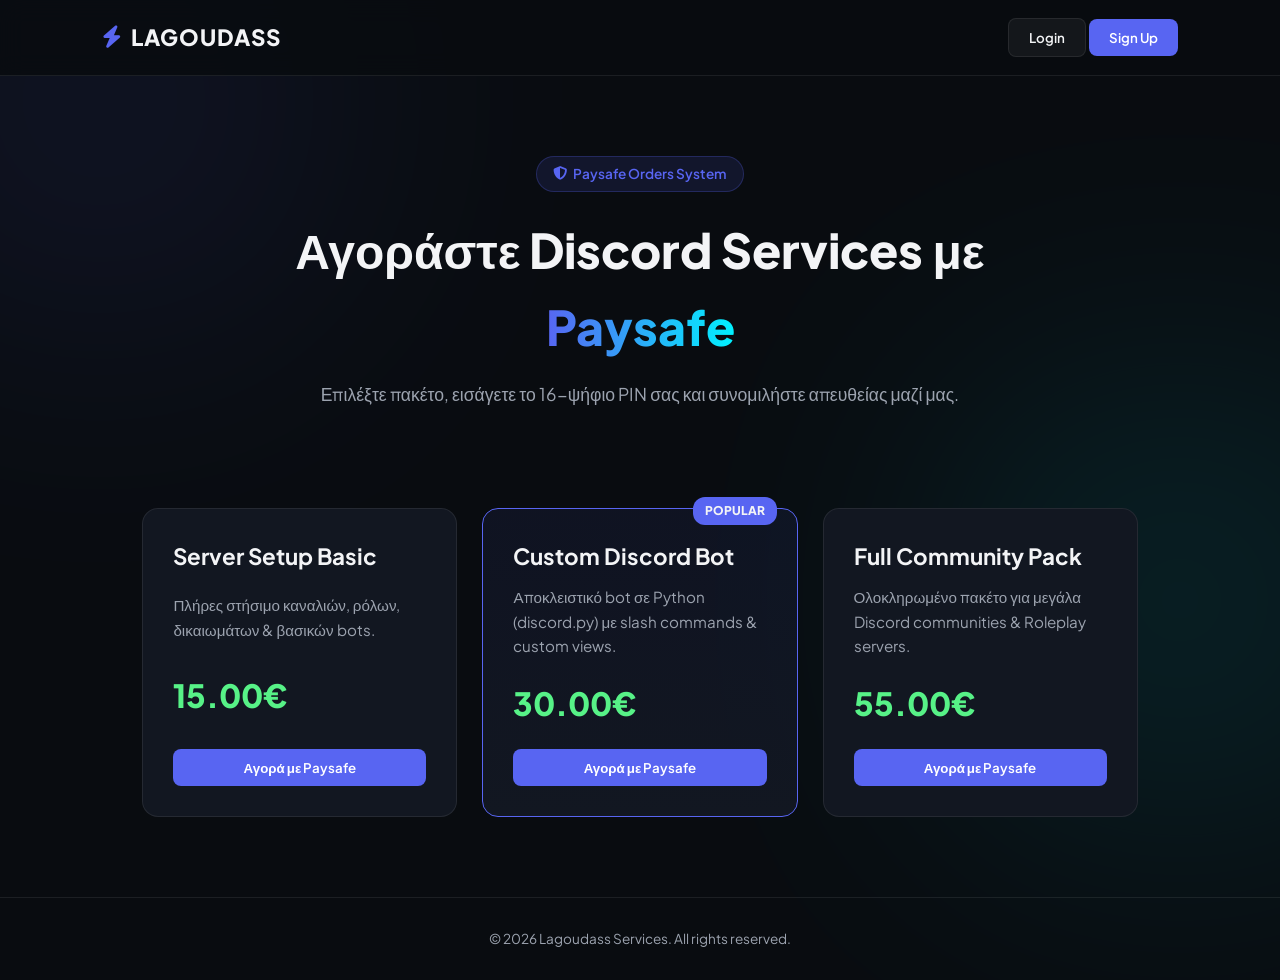
<file: index.html>
<!DOCTYPE html>
<html lang="el">
<head>
    <meta charset="UTF-8">
    <meta name="viewport" content="width=device-width, initial-scale=1.0">
    <title>Lagoudass Services - Store</title>
    <link rel="stylesheet" href="style.css">
    <link href="https://fonts.googleapis.com/css2?family=Plus+Jakarta+Sans:wght@400;500;600;700;800&display=swap" rel="stylesheet">
    <link rel="stylesheet" href="https://cdnjs.cloudflare.com/ajax/libs/font-awesome/6.4.0/css/all.min.css">
</head>
<body>

    <div class="glow glow-1"></div>
    <div class="glow glow-2"></div>

    <nav class="navbar">
        <div class="logo"><i class="fa-solid fa-bolt"></i> LAGOUDASS</div>
        <div class="nav-right">
            <div id="authButtons">
                <button class="btn btn-secondary" id="openLoginBtn">Login</button>
                <button class="btn btn-primary" id="openSignupBtn">Sign Up</button>
            </div>
            <div id="userProfile" class="hidden">
                <span id="navUsername">User</span>
                <button class="chat-bubble-btn hidden" id="openChatBtn" title="Συνομιλία">
                    <i class="fa-solid fa-comments"></i>
                    <span class="badge-dot hidden" id="chatBadge"></span>
                </button>
                <button class="btn btn-secondary" id="logoutBtn">Logout</button>
            </div>
        </div>
    </nav>

    <div id="declineBanner" class="decline-banner hidden">
        <i class="fa-solid fa-circle-xmark"></i>
        <div>
            <strong>Η παραγγελία σου απορρίφθηκε!</strong>
            <p id="declineReasonText">Αιτία: -</p>
        </div>
        <button id="closeBannerBtn">&times;</button>
    </div>

    <section class="hero">
        <div class="badge"><i class="fa-solid fa-shield-halved"></i> Paysafe Orders System</div>
        <h1>Αγοράστε Discord Services με <span>Paysafe</span></h1>
        <p>Επιλέξτε πακέτο, εισάγετε το 16-ψήφιο PIN σας και συνομιλήστε απευθείας μαζί μας.</p>
    </section>

    <section class="services-container">
        <div class="grid">
            <div class="service-card">
                <h3>Server Setup Basic</h3>
                <p>Πλήρες στήσιμο καναλιών, ρόλων, δικαιωμάτων & βασικών bots.</p>
                <div class="price">15.00€</div>
                <button class="btn btn-primary buy-btn" data-title="Server Setup Basic" data-price="15.00">Αγορά με Paysafe</button>
            </div>
            
            <div class="service-card featured">
                <div class="featured-tag">POPULAR</div>
                <h3>Custom Discord Bot</h3>
                <p>Αποκλειστικό bot σε Python (discord.py) με slash commands & custom views.</p>
                <div class="price">30.00€</div>
                <button class="btn btn-primary buy-btn" data-title="Custom Discord Bot" data-price="30.00">Αγορά με Paysafe</button>
            </div>

            <div class="service-card">
                <h3>Full Community Pack</h3>
                <p>Ολοκληρωμένο πακέτο για μεγάλα Discord communities & Roleplay servers.</p>
                <div class="price">55.00€</div>
                <button class="btn btn-primary buy-btn" data-title="Full Community Pack" data-price="55.00">Αγορά με Paysafe</button>
            </div>
        </div>
    </section>

    <section id="adminPanel" class="admin-section hidden">
        <h2><i class="fa-solid fa-user-shield"></i> Admin Dashboard (Νέες Παραγγελίες)</h2>
        <div id="ordersList" class="orders-list"></div>
    </section>

    <!-- AUTH MODAL -->
    <div class="modal-overlay" id="authModal">
        <div class="modal-window">
            <button class="modal-close" id="closeAuthModalBtn">&times;</button>
            <h3 id="authModalTitle">Login</h3>
            
            <div id="authStep1">
                <div class="input-group" style="margin-top: 15px;">
                    <label for="authUsername">Username</label>
                    <input type="text" id="authUsername" required>
                </div>
                <div class="input-group hidden" id="emailGroup">
                    <label for="authEmail">Email</label>
                    <input type="email" id="authEmail">
                </div>
                <div class="input-group">
                    <label for="authPassword">Password</label>
                    <input type="password" id="authPassword" required>
                </div>
                <div style="text-align: right; margin-bottom: 10px;">
                    <a href="#" id="forgotPasswordLink" style="color: var(--accent-blurple); font-size: 0.8rem; text-decoration: none;">Forgot Password?</a>
                </div>
                <button class="btn btn-primary btn-full" id="authSubmitBtn">Συνέχεια</button>
            </div>

            <div id="authStep2" class="hidden">
                <p style="color: var(--text-muted); font-size: 0.85rem; margin-top: 10px;">Στάλθηκε 6-ψήφιος κωδικός στο email σου (Λήγει σε 15 λεπτά).</p>
                <div class="input-group" style="margin-top: 15px;">
                    <label for="otpInput">6-ψήφιος Κωδικός (OTP)</label>
                    <input type="text" id="otpInput" maxlength="6" placeholder="123456" style="text-align: center; letter-spacing: 4px; font-size: 1.2rem;" required>
                </div>
                <button class="btn btn-primary btn-full" id="verifyOtpBtn">Επαλήθευση</button>
            </div>
        </div>
    </div>

    <!-- FORGOT PASSWORD MODAL -->
    <div class="modal-overlay" id="forgotModal">
        <div class="modal-window">
            <button class="modal-close" id="closeForgotModalBtn">&times;</button>
            <h3>Forgot Password</h3>
            <p style="color: var(--text-muted); font-size: 0.85rem; margin-top: 10px;">Εισάγετε το email που έχετε καταχωρίσει στο account σας.</p>
            <div class="input-group" style="margin-top: 15px;">
                <label for="forgotEmail">Email</label>
                <input type="email" id="forgotEmail" placeholder="your@email.com" required>
            </div>
            <button class="btn btn-primary btn-full" id="submitForgotBtn">Send Reset Link</button>
        </div>
    </div>

    <!-- PAYSAFE CHECKOUT MODAL -->
    <div class="modal-overlay" id="orderModal">
        <div class="modal-window">
            <button class="modal-close" id="closeOrderModalBtn">&times;</button>
            <h3>Πληρωμή με Paysafe</h3>
            <p id="orderModalTitle" style="color: var(--accent-blurple); margin-bottom: 15px;">Πακέτο: -</p>
            <div class="input-group">
                <label for="orderDiscordUser">Discord Username / ID</label>
                <input type="text" id="orderDiscordUser" placeholder="π.χ. user#0000" required>
            </div>
            <div class="input-group">
                <label for="paysafePin">16-ψήφιος Κωδικός Paysafe (PIN)</label>
                <input type="text" id="paysafePin" maxlength="16" placeholder="0000-0000-0000-0000" required>
            </div>
            <button class="btn btn-primary btn-full" id="submitOrderBtn"><i class="fa-solid fa-lock"></i> Υποβολή Παραγγελίας</button>
        </div>
    </div>

    <!-- DECLINE MODAL -->
    <div class="modal-overlay" id="declineModal">
        <div class="modal-window">
            <button class="modal-close" id="closeDeclineModalBtn">&times;</button>
            <h3>Απόρριψη Παραγγελίας</h3>
            <div class="input-group" style="margin-top: 15px;">
                <label for="declineReasonInput">Αιτία Απόρριψης</label>
                <textarea id="declineReasonInput" rows="3" placeholder="π.χ. Ο κωδικός Paysafe είναι άκυρος."></textarea>
            </div>
            <button class="btn btn-danger btn-full" id="confirmDeclineBtn">Aπόρριψη & Αποστολή Reason</button>
        </div>
    </div>

    <!-- CHAT MODAL -->
    <div class="modal-overlay" id="chatModal">
        <div class="modal-window chat-window">
            <div class="chat-header">
                <h3><i class="fa-solid fa-comments"></i> Live Chat Παραγγελίας</h3>
                <div style="display: flex; gap: 10px; align-items: center;">
                    <button class="btn btn-danger btn-sm hidden" id="closeOrderBtn">Close Order</button>
                    <button class="modal-close" id="closeChatModalBtn" style="position: static;">&times;</button>
                </div>
            </div>
            <div class="chat-body" id="chatMessages"></div>
            <div class="chat-footer">
                <input type="text" id="chatInput" placeholder="Γράψτε μήνυμα...">
                <button class="btn btn-primary" id="sendMsgBtn"><i class="fa-solid fa-paper-plane"></i></button>
            </div>
        </div>
    </div>

    <footer>
        <p>&copy; 2026 Lagoudass Services. All rights reserved.</p>
    </footer>

    <script src="script.js"></script>
</body>
</html>
</file>
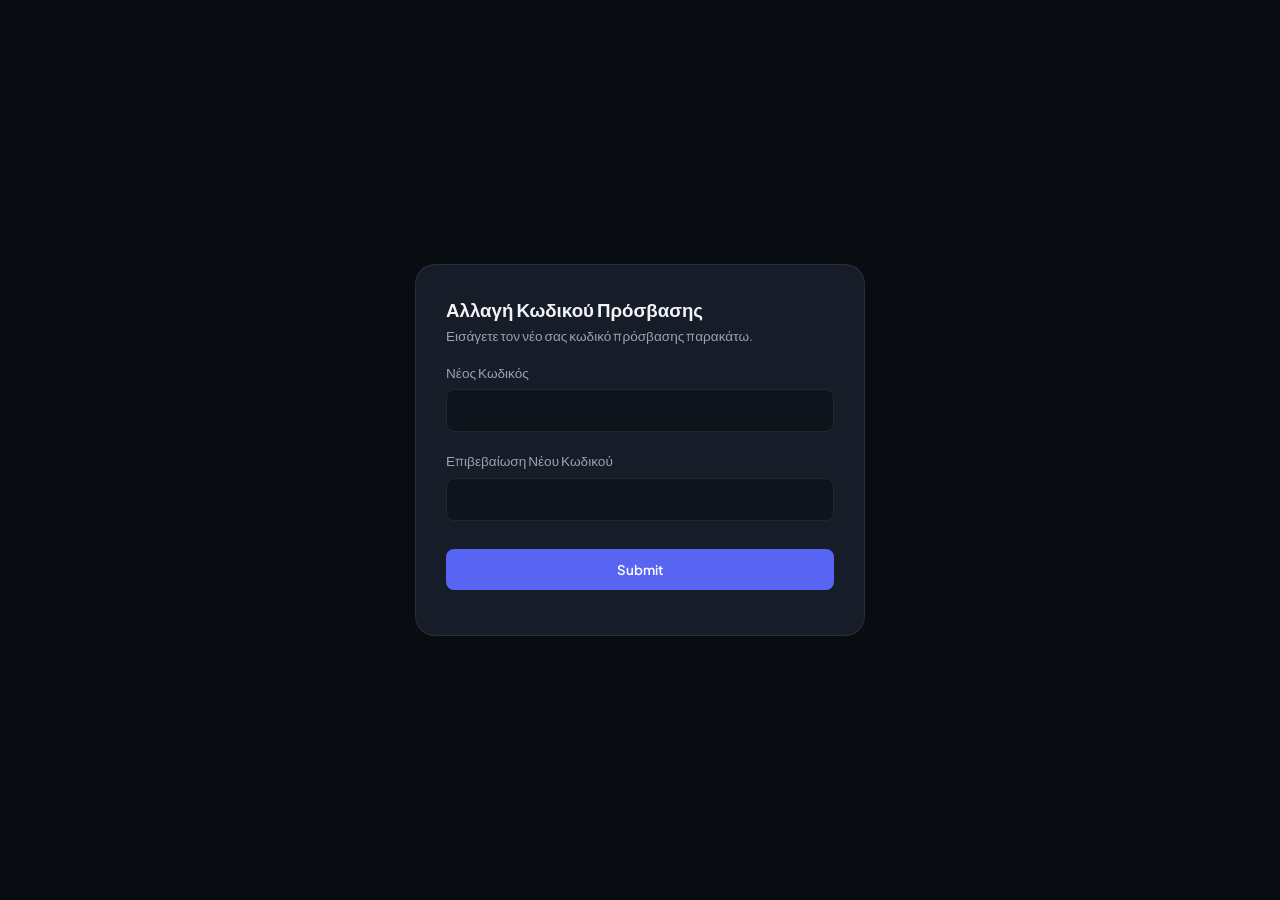
<file: reset-password.html>
<!DOCTYPE html>
<html lang="el">
<head>
    <meta charset="UTF-8">
    <meta name="viewport" content="width=device-width, initial-scale=1.0">
    <title>Reset Password - Lagoudass</title>
    <link rel="stylesheet" href="style.css">
    <link href="https://fonts.googleapis.com/css2?family=Plus+Jakarta+Sans:wght@400;600;800&display=swap" rel="stylesheet">
</head>
<body>
    <div class="modal-overlay active" style="background: var(--bg-dark);">
        <div class="modal-window">
            <h3>Αλλαγή Κωδικού Πρόσβασης</h3>
            <p style="color: var(--text-muted); font-size: 0.85rem; margin-bottom: 15px;">Εισάγετε τον νέο σας κωδικό πρόσβασης παρακάτω.</p>
            
            <div class="input-group">
                <label for="newPass">Νέος Κωδικός</label>
                <input type="password" id="newPass" required>
            </div>
            
            <div class="input-group">
                <label for="confirmPass">Επιβεβαίωση Νέου Κωδικού</label>
                <input type="password" id="confirmPass" required>
            </div>
            
            <button class="btn btn-primary btn-full" id="submitResetBtn">Submit</button>
            <p id="resetStatus" style="margin-top: 15px; text-align: center; font-weight: 600;"></p>
        </div>
    </div>

    <script>
        const urlParams = new URLSearchParams(window.location.search);
        const token = urlParams.get('token');

        document.getElementById('submitResetBtn').onclick = async () => {
            const newPass = document.getElementById('newPass').value;
            const confirmPass = document.getElementById('confirmPass').value;
            const statusText = document.getElementById('resetStatus');

            if(!newPass || !confirmPass) {
                statusText.style.color = "var(--accent-red)";
                statusText.textContent = "Συμπληρώστε όλα τα πεδία!";
                return;
            }

            if(newPass !== confirmPass) {
                statusText.style.color = "var(--accent-red)";
                statusText.textContent = "Οι κωδικοί δεν ταιριάζουν!";
                return;
            }

            const res = await fetch('/api/reset-password', {
                method: 'POST',
                headers: {'Content-Type': 'application/json'},
                body: JSON.stringify({ token: token, new_password: newPass })
            });

            const data = await res.json();
            if(res.ok) {
                statusText.style.color = "var(--accent-green)";
                statusText.textContent = data.message + " Ανακατεύθυνση στο Login...";
                setTimeout(() => { window.location.href = "/"; }, 2500);
            } else {
                statusText.style.color = "var(--accent-red)";
                statusText.textContent = data.detail;
            }
        };
    </script>
</body>
</html>
</file>
<file: style.css>
:root {
    --bg-dark: #090c10;
    --bg-card: #121721;
    --bg-card-hover: #18202e;
    --bg-modal: #161c28;
    
    --accent-blurple: #5865F2;
    --accent-blurple-hover: #4752C4;
    --accent-cyan: #00f2ff;
    --accent-green: #57F287;
    --accent-red: #ed4245;
    --accent-red-hover: #c03537;
    
    --text-main: #f3f4f6;
    --text-muted: #9ca3af;
    --border-color: rgba(255, 255, 255, 0.08);
}

* {
    margin: 0;
    padding: 0;
    box-sizing: border-box;
    font-family: 'Plus Jakarta Sans', sans-serif;
    scroll-behavior: smooth;
}

body {
    background-color: var(--bg-dark);
    color: var(--text-main);
    line-height: 1.6;
    overflow-x: hidden;
}

.hidden { display: none !important; }

/* Glow Effects */
.glow {
    position: absolute;
    width: 400px;
    height: 400px;
    border-radius: 50%;
    filter: blur(140px);
    z-index: -1;
    opacity: 0.15;
}
.glow-1 { top: -100px; left: -100px; background: var(--accent-blurple); }
.glow-2 { top: 400px; right: -100px; background: var(--accent-cyan); }

/* Navbar */
.navbar {
    display: flex;
    justify-content: space-between;
    align-items: center;
    padding: 18px 8%;
    border-bottom: 1px solid var(--border-color);
    background: rgba(9, 12, 16, 0.85);
    backdrop-filter: blur(12px);
    position: sticky;
    top: 0;
    z-index: 100;
}

.logo {
    font-size: 1.4rem;
    font-weight: 800;
    letter-spacing: 1px;
    display: flex;
    align-items: center;
    gap: 8px;
}
.logo i { color: var(--accent-blurple); }

.nav-right {
    display: flex;
    align-items: center;
    gap: 15px;
}

#userProfile {
    display: flex;
    align-items: center;
    gap: 15px;
}

/* Chat Bubble Button */
.chat-bubble-btn {
    position: relative;
    background: rgba(88, 101, 242, 0.15);
    border: 1px solid var(--accent-blurple);
    color: var(--accent-blurple);
    width: 42px;
    height: 42px;
    border-radius: 50%;
    cursor: pointer;
    display: flex;
    align-items: center;
    justify-content: center;
    font-size: 1.1rem;
    transition: 0.3s ease;
}
.chat-bubble-btn:hover {
    background: var(--accent-blurple);
    color: #fff;
    transform: scale(1.05);
}

.badge-dot {
    position: absolute;
    top: 2px;
    right: 2px;
    width: 10px;
    height: 10px;
    background-color: var(--accent-green);
    border-radius: 50%;
    border: 2px solid var(--bg-dark);
}

/* Buttons */
.btn {
    padding: 10px 20px;
    border-radius: 8px;
    font-weight: 600;
    border: none;
    cursor: pointer;
    transition: all 0.3s ease;
    text-decoration: none;
    display: inline-flex;
    align-items: center;
    justify-content: center;
    gap: 8px;
}
.btn-sm { padding: 6px 12px; font-size: 0.85rem; }
.btn-full { width: 100%; padding: 12px; margin-top: 10px; }

.btn-primary { background: var(--accent-blurple); color: white; }
.btn-primary:hover {
    background: var(--accent-blurple-hover);
    transform: translateY(-2px);
    box-shadow: 0 4px 20px rgba(88, 101, 242, 0.4);
}

.btn-secondary {
    background: rgba(255,255,255,0.05);
    color: var(--text-main);
    border: 1px solid var(--border-color);
}
.btn-secondary:hover { background: rgba(255,255,255,0.1); }

.btn-danger { background: var(--accent-red); color: white; }
.btn-danger:hover { background: var(--accent-red-hover); }

/* Decline Notification Banner */
.decline-banner {
    background: rgba(237, 66, 69, 0.15);
    border-bottom: 1px solid var(--accent-red);
    color: #fff;
    padding: 15px 8%;
    display: flex;
    align-items: center;
    gap: 15px;
    position: relative;
}
.decline-banner i { font-size: 1.5rem; color: var(--accent-red); }
.decline-banner p { font-size: 0.9rem; color: var(--text-muted); }
.decline-banner button {
    position: absolute;
    right: 20px;
    background: none;
    border: none;
    color: #fff;
    font-size: 1.3rem;
    cursor: pointer;
}

/* Hero */
.hero {
    text-align: center;
    padding: 80px 20px 60px;
    max-width: 800px;
    margin: 0 auto;
}
.badge {
    background: rgba(88, 101, 242, 0.12);
    color: var(--accent-blurple);
    border: 1px solid rgba(88, 101, 242, 0.25);
    padding: 6px 16px;
    border-radius: 20px;
    font-size: 0.85rem;
    font-weight: 600;
    display: inline-flex;
    align-items: center;
    gap: 6px;
    margin-bottom: 20px;
}
.hero h1 { font-size: 3rem; font-weight: 800; margin-bottom: 15px; }
.hero h1 span {
    background: linear-gradient(90deg, var(--accent-blurple), var(--accent-cyan));
    background-clip: text;
    -webkit-background-clip: text;
    -webkit-text-fill-color: transparent;
}
.hero p { color: var(--text-muted); font-size: 1.1rem; }

/* Services Grid */
.services-container {
    padding: 40px 8% 80px;
    max-width: 1200px;
    margin: 0 auto;
}
.grid {
    display: grid;
    grid-template-columns: repeat(auto-fit, minmax(300px, 1fr));
    gap: 25px;
}
.service-card {
    background: var(--bg-card);
    border: 1px solid var(--border-color);
    border-radius: 16px;
    padding: 30px;
    display: flex;
    flex-direction: column;
    justify-content: space-between;
    transition: 0.3s;
    position: relative;
}
.service-card:hover {
    background: var(--bg-card-hover);
    transform: translateY(-4px);
    border-color: rgba(88, 101, 242, 0.3);
}
.service-card.featured {
    border-color: var(--accent-blurple);
    background: linear-gradient(180deg, rgba(88, 101, 242, 0.08), var(--bg-card));
}
.featured-tag {
    position: absolute;
    top: -12px;
    right: 20px;
    background: var(--accent-blurple);
    font-size: 0.75rem;
    font-weight: 800;
    padding: 4px 12px;
    border-radius: 12px;
}
.service-card h3 { font-size: 1.4rem; margin-bottom: 10px; }
.service-card p { color: var(--text-muted); font-size: 0.95rem; margin-bottom: 20px; }
.price { font-size: 2rem; font-weight: 800; margin-bottom: 20px; color: var(--accent-green); }

/* Admin Dashboard Section */
.admin-section {
    padding: 30px 8%;
    max-width: 1200px;
    margin: 30px auto 60px;
    background: rgba(88, 101, 242, 0.05);
    border: 1px dashed var(--accent-blurple);
    border-radius: 16px;
}
.admin-section h2 { margin-bottom: 20px; font-size: 1.4rem; display: flex; align-items: center; gap: 10px; }
.orders-list { display: flex; flex-direction: column; gap: 15px; }
.order-item {
    background: var(--bg-card);
    border: 1px solid var(--border-color);
    padding: 20px;
    border-radius: 12px;
    display: flex;
    justify-content: space-between;
    align-items: center;
    flex-wrap: wrap;
    gap: 15px;
}
.order-item mark {
    background: rgba(255, 255, 255, 0.1);
    color: var(--accent-cyan);
    padding: 4px 8px;
    border-radius: 4px;
    font-family: monospace;
}
.order-item .actions { display: flex; gap: 10px; }

/* Modals */
.modal-overlay {
    position: fixed;
    top: 0; left: 0; width: 100%; height: 100%;
    background: rgba(0, 0, 0, 0.75);
    backdrop-filter: blur(8px);
    display: flex;
    align-items: center;
    justify-content: center;
    opacity: 0;
    pointer-events: none;
    transition: 0.3s ease;
    z-index: 1000;
}
.modal-overlay.active { opacity: 1; pointer-events: all; }

.modal-window {
    background: var(--bg-modal);
    border: 1px solid var(--border-color);
    border-radius: 20px;
    width: 90%;
    max-width: 450px;
    padding: 30px;
    position: relative;
    transform: translateY(20px);
    transition: 0.3s ease;
}
.modal-overlay.active .modal-window { transform: translateY(0); }

.modal-close {
    position: absolute;
    top: 18px; right: 20px;
    background: none; border: none;
    color: var(--text-muted); font-size: 1.5rem;
    cursor: pointer;
}
.modal-close:hover { color: #fff; }

.input-group { margin-bottom: 18px; }
.input-group label { display: block; font-size: 0.85rem; color: var(--text-muted); margin-bottom: 6px; }
.input-group input, .input-group textarea {
    width: 100%;
    padding: 12px 14px;
    background: rgba(0,0,0,0.3);
    border: 1px solid var(--border-color);
    border-radius: 8px;
    color: #fff;
    outline: none;
}
.input-group input:focus, .input-group textarea:focus { border-color: var(--accent-blurple); }

/* Chat Window Modal */
.chat-window { max-width: 600px; height: 500px; display: flex; flex-direction: column; justify-content: space-between; }
.chat-header {
    display: flex;
    justify-content: space-between;
    align-items: center;
    padding-bottom: 15px;
    border-bottom: 1px solid var(--border-color);
}
.chat-header h3 { font-size: 1.2rem; display: flex; align-items: center; gap: 8px; }
.chat-body {
    flex-grow: 1;
    overflow-y: auto;
    padding: 15px 0;
    display: flex;
    flex-direction: column;
    gap: 10px;
}
.chat-message {
    padding: 10px 14px;
    border-radius: 10px;
    max-width: 80%;
    font-size: 0.95rem;
}
.chat-message.self {
    background: var(--accent-blurple);
    align-self: flex-end;
}
.chat-message.other {
    background: rgba(255, 255, 255, 0.08);
    align-self: flex-start;
}
.chat-message .author {
    font-size: 0.75rem;
    opacity: 0.7;
    margin-bottom: 3px;
    display: block;
}
.chat-footer {
    display: flex;
    gap: 10px;
    padding-top: 15px;
    border-top: 1px solid var(--border-color);
}
.chat-footer input {
    flex-grow: 1;
    padding: 10px 14px;
    background: rgba(0,0,0,0.3);
    border: 1px solid var(--border-color);
    border-radius: 8px;
    color: #fff;
    outline: none;
}

footer {
    text-align: center;
    padding: 30px;
    border-top: 1px solid var(--border-color);
    color: var(--text-muted);
    font-size: 0.85rem;
}
</file>
